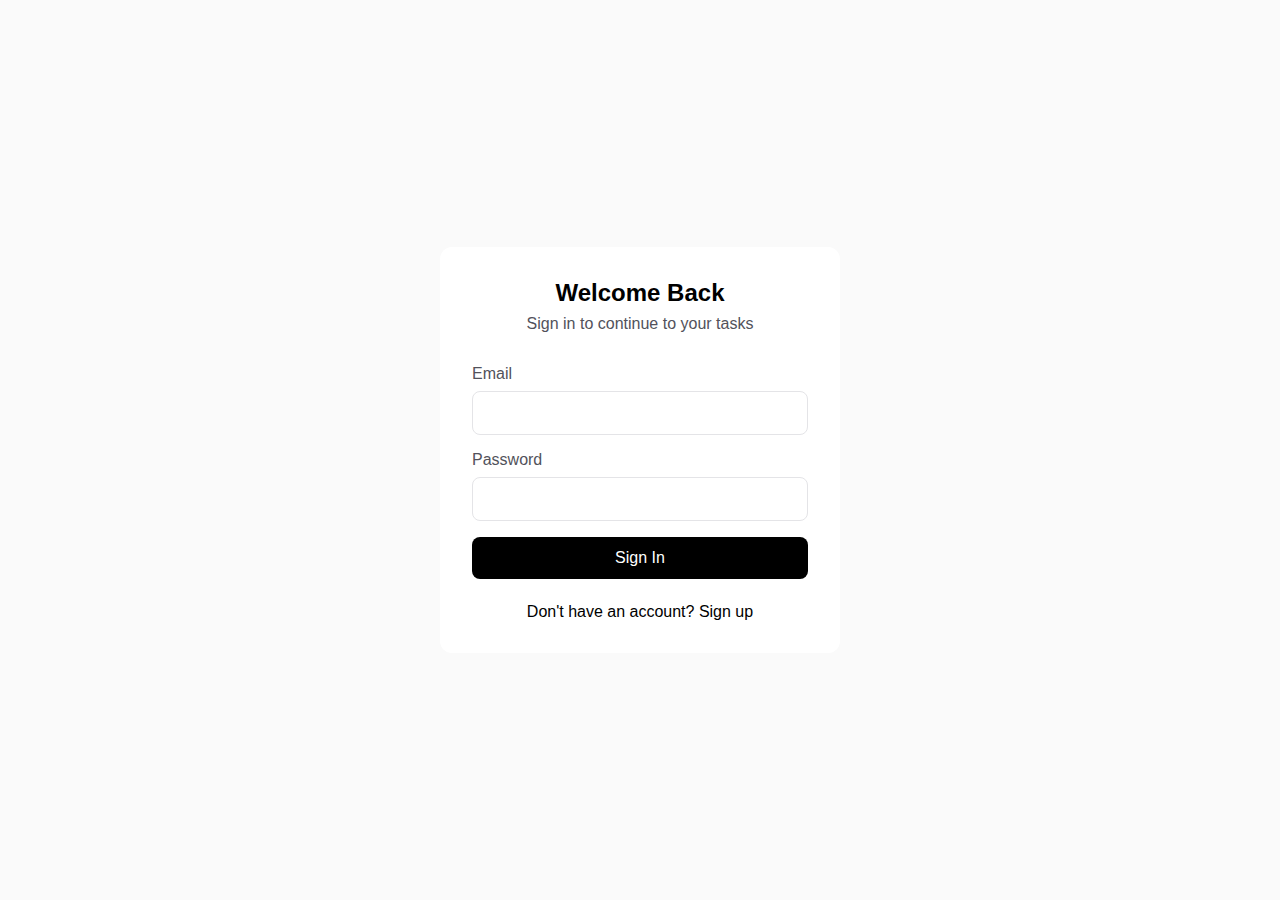
<file: api/templates/login.html>
<!DOCTYPE html>
<html lang="en">
<head>
    <meta charset="UTF-8">
    <meta name="viewport" content="width=device-width, initial-scale=1.0">
    <link rel="icon" type="image/svg+xml" href="{{ url_for('static', filename='images/favicon_new.svg') }}">
    <title>Login - Dia - Task Manager</title>
    <link href="https://cdnjs.cloudflare.com/ajax/libs/font-awesome/6.0.0-beta3/css/all.min.css" rel="stylesheet">
    <style>
        :root {
            /* Light theme variables */
            --black: #000000;
            --white: #ffffff;
            --gray-50: #fafafa;
            --gray-100: #f4f4f5;
            --gray-200: #e4e4e7;
            --gray-300: #d4d4d8;
            --gray-400: #a1a1aa;
            --gray-500: #71717a;
            --gray-600: #52525b;
            --bg-primary: var(--white);
            --bg-secondary: var(--gray-50);
            --text-primary: var(--black);
            --text-secondary: var(--gray-600);
            --accent: var(--black);
            --border: var(--gray-200);
            --radius-sm: 6px;
            --radius-md: 8px;
            --radius-lg: 12px;
            --shadow: 0 1px 2px rgba(0, 0, 0, 0.06);
            --shadow-md: 0 4px 6px -1px rgba(0, 0, 0, 0.08);
            --transition: 0.2s cubic-bezier(0.4, 0, 0.2, 1);
        }

        @media (prefers-color-scheme: dark) {
            :root {
                /* Dark theme colors - deeper blacks */
                --black: #ffffff;
                --white: #080808;
                --gray-50: #0d0d0d;
                --gray-100: #111111;
                --gray-200: #1a1a1a;
                --gray-300: #222222;
                --gray-400: #2a2a2a;
                --gray-500: #333333;
                --gray-600: #444444;
                
                /* Main theme colors - extra dark */
                --bg-primary: #080808;
                --bg-secondary: #0d0d0d;
                --text-primary: #ffffff;
                --text-secondary: #999999;
                --accent: #ffffff;
                --border: #1a1a1a;
                
                /* Enhanced shadows for deeper depth */
                --shadow: 0 2px 6px rgba(0, 0, 0, 0.5);
                --shadow-md: 0 4px 12px rgba(0, 0, 0, 0.7);
                --shadow-lg: 0 8px 24px rgba(0, 0, 0, 0.9);
            }

            /* Enhanced dark mode adjustments */
            .auth-container {
                background: var(--bg-primary);
                border: 1px solid var(--border);
                box-shadow: var(--shadow-lg),
                            0 0 0 1px rgba(255, 255, 255, 0.03);
            }

            .auth-header h1 {
                color: var(--text-primary);
                text-shadow: 0 2px 4px rgba(0, 0, 0, 0.4);
                letter-spacing: -0.01em;
            }

            .auth-header p {
                color: var(--text-secondary);
                font-size: 0.95rem;
            }

            input[type="email"],
            input[type="password"] {
                background: var(--bg-secondary);
                color: var(--text-primary);
                border-color: var(--border);
                transition: all 0.2s ease;
            }

            input[type="email"]:hover,
            input[type="password"]:hover {
                border-color: var(--gray-400);
                background: var(--gray-100);
            }

            input[type="email"]:focus,
            input[type="password"]:focus {
                border-color: var(--accent);
                background: var(--gray-100);
                box-shadow: 0 0 0 1px rgba(255, 255, 255, 0.1),
                            0 0 0 3px rgba(255, 255, 255, 0.05);
            }

            .form-group label {
                color: var(--text-secondary);
                font-size: 0.9rem;
                font-weight: 500;
            }

            .btn {
                background: var(--accent);
                color: var(--bg-primary);
                box-shadow: 0 1px 3px rgba(0, 0, 0, 0.4);
                font-weight: 500;
            }

            .btn:hover {
                opacity: 0.95;
                transform: translateY(-1px);
                box-shadow: 0 2px 6px rgba(0, 0, 0, 0.5);
            }

            .btn:active {
                transform: translateY(0);
                box-shadow: 0 1px 3px rgba(0, 0, 0, 0.4);
            }

            .auth-footer {
                opacity: 0.8;
            }

            .auth-footer a {
                color: var(--accent);
                opacity: 0.9;
                transition: all 0.2s ease;
                position: relative;
            }

            .auth-footer a:hover {
                opacity: 1;
                text-shadow: 0 0 10px rgba(255, 255, 255, 0.3);
            }

            .auth-footer a::after {
                content: '';
                position: absolute;
                bottom: -2px;
                left: 0;
                width: 100%;
                height: 1px;
                background: var(--accent);
                opacity: 0.3;
                transition: opacity 0.2s ease;
            }

            .auth-footer a:hover::after {
                opacity: 0.6;
            }

            .error-message {
                background: rgba(220, 38, 38, 0.1);
                border: 1px solid rgba(220, 38, 38, 0.15);
                color: #ff6b6b;
                padding: 0.75rem;
                border-radius: var(--radius-md);
                font-size: 0.875rem;
            }

            /* Smooth transitions for color scheme changes */
            * {
                transition: background-color 0.3s ease,
                            border-color 0.3s ease,
                            box-shadow 0.3s ease,
                            color 0.3s ease,
                            transform 0.2s ease;
            }

            /* Selection styling */
            ::selection {
                background: rgba(255, 255, 255, 0.1);
                color: var(--text-primary);
            }
        }

        * {
            margin: 0;
            padding: 0;
            box-sizing: border-box;
            font-family: 'SF Pro Display', -apple-system, BlinkMacSystemFont, 'Segoe UI', Roboto, sans-serif;
        }

        body {
            background-color: var(--bg-secondary);
            color: var(--text-primary);
            display: flex;
            justify-content: center;
            align-items: center;
            min-height: 100vh;
        }

        .auth-container {
            background: var(--bg-primary);
            padding: 2rem;
            border-radius: var(--radius-lg);
            box-shadow: var(--shadow-lg);
            width: 100%;
            max-width: 400px;
        }

        .auth-header {
            text-align: center;
            margin-bottom: 2rem;
        }

        .auth-header h1 {
            font-size: 1.5rem;
            color: var(--text-primary);
            margin-bottom: 0.5rem;
        }

        .auth-header p {
            color: var(--text-secondary);
        }

        .form-group {
            margin-bottom: 1rem;
        }

        .form-group label {
            display: block;
            margin-bottom: 0.5rem;
            color: var(--text-secondary);
        }

        .form-group input {
            width: 100%;
            padding: 0.75rem;
            border: 1px solid var(--border);
            border-radius: var(--radius-md);
            font-size: 1rem;
            transition: var(--transition);
        }

        .form-group input:focus {
            outline: none;
            border-color: var(--accent);
        }

        .btn {
            width: 100%;
            padding: 0.75rem;
            background: var(--accent);
            color: var(--white);
            border: none;
            border-radius: var(--radius-md);
            font-size: 1rem;
            cursor: pointer;
            transition: var(--transition);
        }

        .btn:hover {
            opacity: 0.9;
        }

        .auth-footer {
            text-align: center;
            margin-top: 1.5rem;
        }

        .auth-footer a {
            color: var(--accent);
            text-decoration: none;
        }

        .error-message {
            color: #dc2626;
            font-size: 0.875rem;
            margin-top: 0.5rem;
            display: none;
        }
    </style>
</head>
<body>
    <div class="auth-container">
        <div class="auth-header">
            <h1>Welcome Back</h1>
            <p>Sign in to continue to your tasks</p>
        </div>
        <form id="loginForm" onsubmit="handleLogin(event)">
            <div class="form-group">
                <label for="email">Email</label>
                <input type="email" id="email" name="email" required>
            </div>
            <div class="form-group">
                <label for="password">Password</label>
                <input type="password" id="password" name="password" required>
            </div>
            <div class="error-message" id="errorMessage"></div>
            <button type="submit" class="btn">Sign In</button>
        </form>
        <div class="auth-footer">
            <p>Don't have an account? <a href="/signup">Sign up</a></p>
        </div>
    </div>

    <script>
        async function handleLogin(event) {
            event.preventDefault();
            const email = document.getElementById('email').value;
            const password = document.getElementById('password').value;
            const errorMessage = document.getElementById('errorMessage');

            try {
                const response = await fetch('/login', {
                    method: 'POST',
                    headers: {
                        'Content-Type': 'application/json',
                    },
                    body: JSON.stringify({ email, password }),
                });

                const data = await response.json();
                
                if (response.ok) {
                    window.location.href = '/';
                } else {
                    errorMessage.style.display = 'block';
                    errorMessage.textContent = data.message || 'Login failed';
                }
            } catch (error) {
                errorMessage.style.display = 'block';
                errorMessage.textContent = 'An error occurred. Please try again.';
            }
        }
    </script>
</body>
</html>
</file>
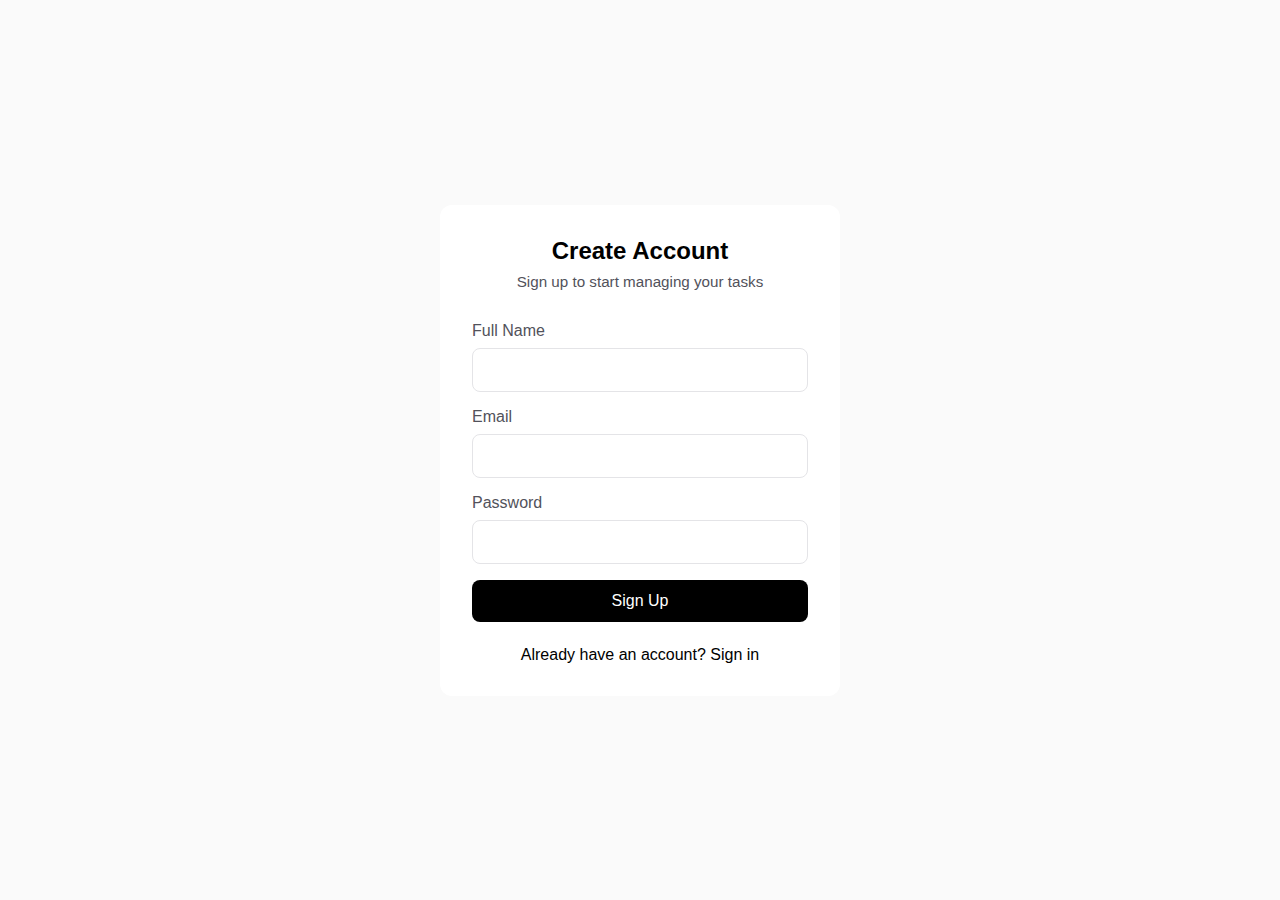
<file: api/templates/signup.html>
<!DOCTYPE html>
<html lang="en">
<head>
    <meta charset="UTF-8">
    <meta name="viewport" content="width=device-width, initial-scale=1.0">
    <link rel="icon" type="image/svg+xml" href="{{ url_for('static', filename='images/favicon_new.svg') }}">
    <title>Sign Up - Dia - Task Manager</title>
    <link href="https://cdnjs.cloudflare.com/ajax/libs/font-awesome/6.0.0-beta3/css/all.min.css" rel="stylesheet">
    <style>
        :root {
            /* Light theme variables */
            --black: #000000;
            --white: #ffffff;
            --gray-50: #fafafa;
            --gray-100: #f4f4f5;
            --gray-200: #e4e4e7;
            --gray-300: #d4d4d8;
            --gray-400: #a1a1aa;
            --gray-500: #71717a;
            --gray-600: #52525b;
            --bg-primary: var(--white);
            --bg-secondary: var(--gray-50);
            --text-primary: var(--black);
            --text-secondary: var(--gray-600);
            --accent: var(--black);
            --border: var(--gray-200);
            --radius-sm: 6px;
            --radius-md: 8px;
            --radius-lg: 12px;
            --shadow: 0 1px 2px rgba(0, 0, 0, 0.06);
            --shadow-md: 0 4px 6px -1px rgba(0, 0, 0, 0.08);
            --transition: 0.2s cubic-bezier(0.4, 0, 0.2, 1);
        }

        @media (prefers-color-scheme: dark) {
            :root {
                /* Dark theme colors - deeper blacks */
                --black: #ffffff;
                --white: #080808;
                --gray-50: #0d0d0d;
                --gray-100: #111111;
                --gray-200: #1a1a1a;
                --gray-300: #222222;
                --gray-400: #2a2a2a;
                --gray-500: #333333;
                --gray-600: #444444;
                
                /* Main theme colors - extra dark */
                --bg-primary: #080808;
                --bg-secondary: #0d0d0d;
                --text-primary: #ffffff;
                --text-secondary: #999999;
                --accent: #ffffff;
                --border: #1a1a1a;
                
                /* Enhanced shadows for deeper depth */
                --shadow: 0 2px 6px rgba(0, 0, 0, 0.5);
                --shadow-md: 0 4px 12px rgba(0, 0, 0, 0.7);
                --shadow-lg: 0 8px 24px rgba(0, 0, 0, 0.9);
            }

            /* Enhanced dark mode adjustments */
            .auth-container {
                background: var(--bg-primary);
                border: 1px solid var(--border);
                box-shadow: var(--shadow-lg),
                            0 0 0 1px rgba(255, 255, 255, 0.03);
            }

            .auth-header h1 {
                color: var(--text-primary);
                text-shadow: 0 2px 4px rgba(0, 0, 0, 0.4);
                letter-spacing: -0.01em;
            }

            .auth-header p {
                color: var(--text-secondary);
                font-size: 0.95rem;
            }

            input[type="text"],
            input[type="email"],
            input[type="password"] {
                background: var(--bg-secondary);
                color: var(--text-primary);
                border-color: var(--border);
                transition: all 0.2s ease;
            }

            input[type="text"]:hover,
            input[type="email"]:hover,
            input[type="password"]:hover {
                border-color: var(--gray-400);
                background: var(--gray-100);
            }

            input[type="text"]:focus,
            input[type="email"]:focus,
            input[type="password"]:focus {
                border-color: var(--accent);
                background: var(--gray-100);
                box-shadow: 0 0 0 1px rgba(255, 255, 255, 0.1),
                            0 0 0 3px rgba(255, 255, 255, 0.05);
            }

            .form-group label {
                color: var(--text-secondary);
                font-size: 0.9rem;
                font-weight: 500;
            }

            .btn {
                background: var(--accent);
                color: var(--bg-primary);
                box-shadow: 0 1px 3px rgba(0, 0, 0, 0.4);
                font-weight: 500;
            }

            .btn:hover {
                opacity: 0.95;
                transform: translateY(-1px);
                box-shadow: 0 2px 6px rgba(0, 0, 0, 0.5);
            }

            .btn:active {
                transform: translateY(0);
                box-shadow: 0 1px 3px rgba(0, 0, 0, 0.4);
            }

            .auth-footer {
                opacity: 0.8;
            }

            .auth-footer a {
                color: var(--accent);
                opacity: 0.9;
                transition: all 0.2s ease;
                position: relative;
            }

            .auth-footer a:hover {
                opacity: 1;
                text-shadow: 0 0 10px rgba(255, 255, 255, 0.3);
            }

            .auth-footer a::after {
                content: '';
                position: absolute;
                bottom: -2px;
                left: 0;
                width: 100%;
                height: 1px;
                background: var(--accent);
                opacity: 0.3;
                transition: opacity 0.2s ease;
            }

            .auth-footer a:hover::after {
                opacity: 0.6;
            }

            .error-message {
                background: rgba(220, 38, 38, 0.1);
                border: 1px solid rgba(220, 38, 38, 0.15);
                color: #ff6b6b;
                padding: 0.75rem;
                border-radius: var(--radius-md);
                font-size: 0.875rem;
            }

            /* Smooth transitions for color scheme changes */
            * {
                transition: background-color 0.3s ease,
                            border-color 0.3s ease,
                            box-shadow 0.3s ease,
                            color 0.3s ease,
                            transform 0.2s ease;
            }

            /* Selection styling */
            ::selection {
                background: rgba(255, 255, 255, 0.1);
                color: var(--text-primary);
            }
        }

        * {
            margin: 0;
            padding: 0;
            box-sizing: border-box;
            font-family: 'SF Pro Display', -apple-system, BlinkMacSystemFont, 'Segoe UI', Roboto, sans-serif;
        }

        body {
            background-color: var(--bg-secondary);
            color: var(--text-primary);
            display: flex;
            justify-content: center;
            align-items: center;
            min-height: 100vh;
        }

        .auth-container {
            background: var(--bg-primary);
            padding: 2rem;
            border-radius: var(--radius-lg);
            box-shadow: var(--shadow-lg);
            width: 100%;
            max-width: 400px;
        }

        .auth-header {
            text-align: center;
            margin-bottom: 2rem;
        }

        .auth-header h1 {
            font-size: 1.5rem;
            color: var(--text-primary);
            margin-bottom: 0.5rem;
        }

        .auth-header p {
            color: var(--text-secondary);
            font-size: 0.95rem;
        }

        .form-group {
            margin-bottom: 1rem;
        }

        .form-group label {
            display: block;
            margin-bottom: 0.5rem;
            color: var(--text-secondary);
        }

        .form-group input {
            width: 100%;
            padding: 0.75rem;
            border: 1px solid var(--border);
            border-radius: var(--radius-md);
            font-size: 1rem;
            transition: var(--transition);
        }

        .form-group input:focus {
            outline: none;
            border-color: var(--accent);
        }

        .btn {
            width: 100%;
            padding: 0.75rem;
            background: var(--accent);
            color: var(--white);
            border: none;
            border-radius: var(--radius-md);
            font-size: 1rem;
            cursor: pointer;
            transition: var(--transition);
        }

        .btn:hover {
            opacity: 0.9;
        }

        .auth-footer {
            text-align: center;
            margin-top: 1.5rem;
        }

        .auth-footer a {
            color: var(--accent);
            text-decoration: none;
        }

        .error-message {
            color: #dc2626;
            font-size: 0.875rem;
            margin-top: 0.5rem;
            display: none;
        }
    </style>
</head>
<body>
    <div class="auth-container">
        <div class="auth-header">
            <h1>Create Account</h1>
            <p>Sign up to start managing your tasks</p>
        </div>
        <form id="signupForm" onsubmit="handleSignup(event)">
            <div class="form-group">
                <label for="name">Full Name</label>
                <input type="text" id="name" name="name" required>
            </div>
            <div class="form-group">
                <label for="email">Email</label>
                <input type="email" id="email" name="email" required>
            </div>
            <div class="form-group">
                <label for="password">Password</label>
                <input type="password" id="password" name="password" required minlength="6">
            </div>
            <div class="error-message" id="errorMessage"></div>
            <button type="submit" class="btn">Sign Up</button>
        </form>
        <div class="auth-footer">
            <p>Already have an account? <a href="/login">Sign in</a></p>
        </div>
    </div>

    <script>
        async function handleSignup(event) {
            event.preventDefault();
            const name = document.getElementById('name').value;
            const email = document.getElementById('email').value;
            const password = document.getElementById('password').value;
            const errorMessage = document.getElementById('errorMessage');

            try {
                const response = await fetch('/signup', {
                    method: 'POST',
                    headers: {
                        'Content-Type': 'application/json',
                    },
                    body: JSON.stringify({ name, email, password }),
                });

                const data = await response.json();
                
                if (response.ok) {
                    window.location.href = '/login';
                } else {
                    errorMessage.style.display = 'block';
                    errorMessage.textContent = data.message || 'Signup failed';
                }
            } catch (error) {
                errorMessage.style.display = 'block';
                errorMessage.textContent = 'An error occurred. Please try again.';
            }
        }
    </script>
</body>
</html>
</file>
